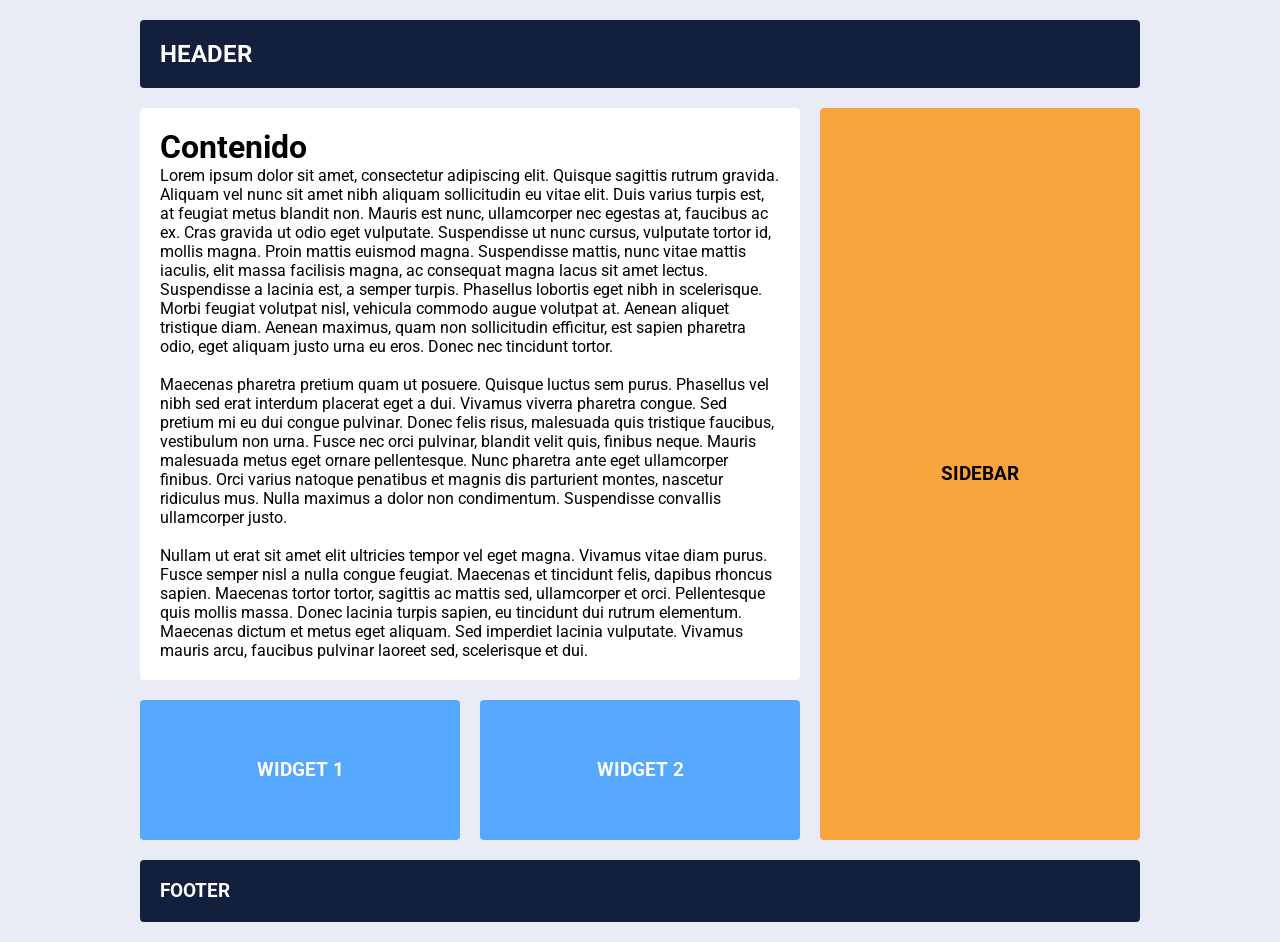
<file: index.html>
<!DOCTYPE html>
<html lang="en">
<head>
	<meta charset="UTF-8">
	<meta name="viewport" content="width=device-width, initial-scale=1.0">
	<meta http-equiv="X-UA-Compatible" content="ie=edge">
	<link href="https://fonts.googleapis.com/css?family=Roboto" rel="stylesheet"> 
	<link rel="stylesheet" href="css/styles.css">
	<title>Layout de Sitio Web con CSS GRID</title>
</head>
<body>
	<div class="contenedor">
		<header class="header">
			<h2>HEADER</h2>
		</header>
		<main class="contenido">
			<h1>Contenido</h1>
			<p>
				Lorem ipsum dolor sit amet, consectetur adipiscing elit. Quisque sagittis rutrum gravida. Aliquam vel nunc sit amet nibh aliquam sollicitudin eu vitae elit. Duis varius turpis est, at feugiat metus blandit non. Mauris est nunc, ullamcorper nec egestas at, faucibus ac ex. Cras gravida ut odio eget vulputate. Suspendisse ut nunc cursus, vulputate tortor id, mollis magna. Proin mattis euismod magna. Suspendisse mattis, nunc vitae mattis iaculis, elit massa facilisis magna, ac consequat magna lacus sit amet lectus. Suspendisse a lacinia est, a semper turpis. Phasellus lobortis eget nibh in scelerisque. Morbi feugiat volutpat nisl, vehicula commodo augue volutpat at. Aenean aliquet tristique diam. Aenean maximus, quam non sollicitudin efficitur, est sapien pharetra odio, eget aliquam justo urna eu eros. Donec nec tincidunt tortor.
				<br><br>

				Maecenas pharetra pretium quam ut posuere. Quisque luctus sem purus. Phasellus vel nibh sed erat interdum placerat eget a dui. Vivamus viverra pharetra congue. Sed pretium mi eu dui congue pulvinar. Donec felis risus, malesuada quis tristique faucibus, vestibulum non urna. Fusce nec orci pulvinar, blandit velit quis, finibus neque. Mauris malesuada metus eget ornare pellentesque. Nunc pharetra ante eget ullamcorper finibus. Orci varius natoque penatibus et magnis dis parturient montes, nascetur ridiculus mus. Nulla maximus a dolor non condimentum. Suspendisse convallis ullamcorper justo.
				<br><br>

				Nullam ut erat sit amet elit ultricies tempor vel eget magna. Vivamus vitae diam purus. Fusce semper nisl a nulla congue feugiat. Maecenas et tincidunt felis, dapibus rhoncus sapien. Maecenas tortor tortor, sagittis ac mattis sed, ullamcorper et orci. Pellentesque quis mollis massa. Donec lacinia turpis sapien, eu tincidunt dui rutrum elementum. Maecenas dictum et metus eget aliquam. Sed imperdiet lacinia vulputate. Vivamus mauris arcu, faucibus pulvinar laoreet sed, scelerisque et dui.
			</p>
		</main>
		<aside class="sidebar">
			<h3>SIDEBAR</h3>
		</aside>
		<div class="widget-1">
			<h3>WIDGET 1</h3>
		</div>
		<div class="widget-2">
			<h3>WIDGET 2</h3>
		</div>
		<footer class="footer">
			<h3>FOOTER</h3>
		</footer>
	</div>
</body>
</html>
</file>
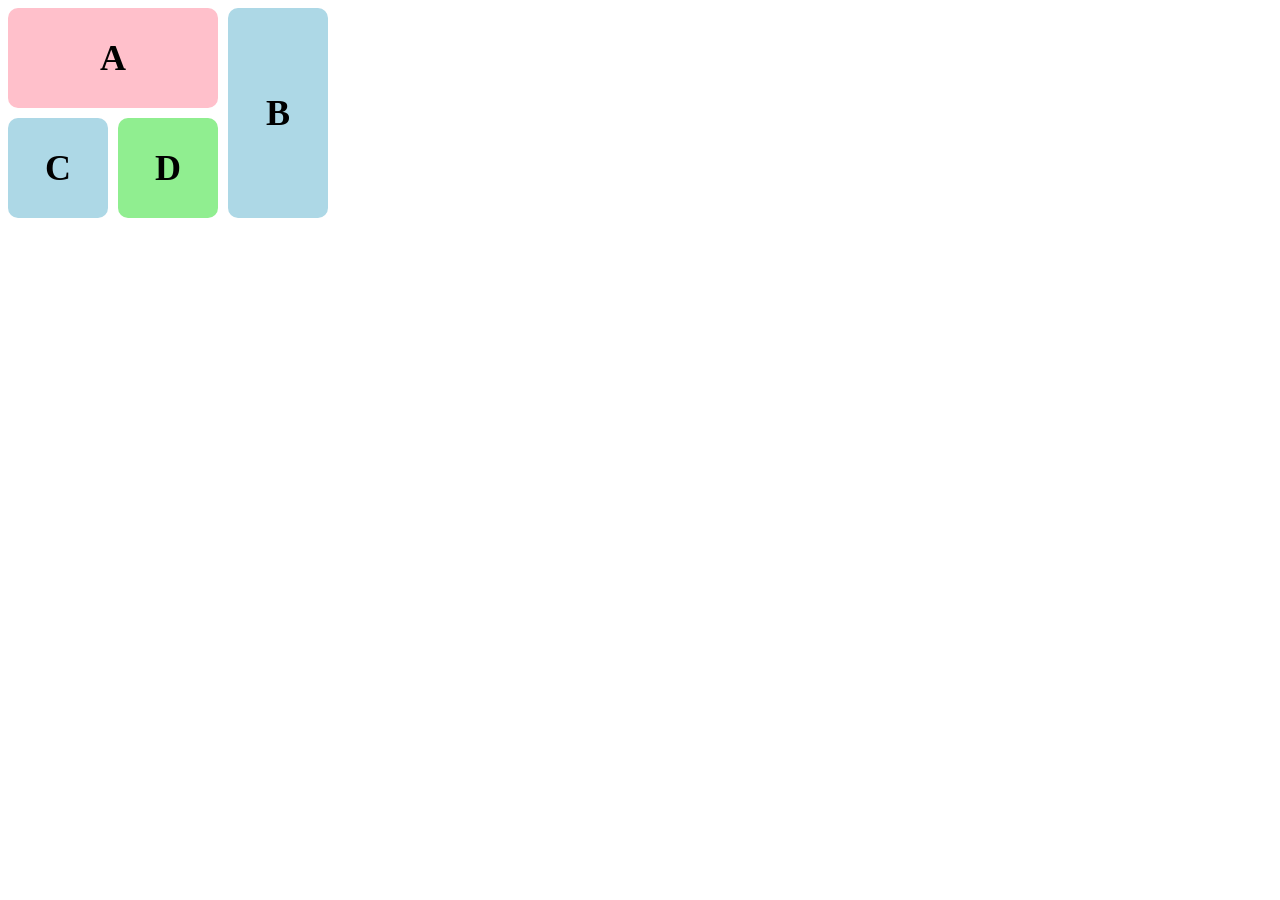
<file: practica-1/index.html>
<!DOCTYPE html>
<html lang="en">

<head>
  <meta charset="UTF-8">
  <meta name="viewport" content="width=device-width, initial-scale=1.0">
  <title>Document</title>
  <link rel="stylesheet" href="css/styles.css">
</head>

<body>
  <div class="grid-container">
    <div class="box a">A</div>
    <div class="box b">B</div>
    <div class="box c">C</div>
    <div class="box d">D</div>
  </div>

</body>

</html>
</file>
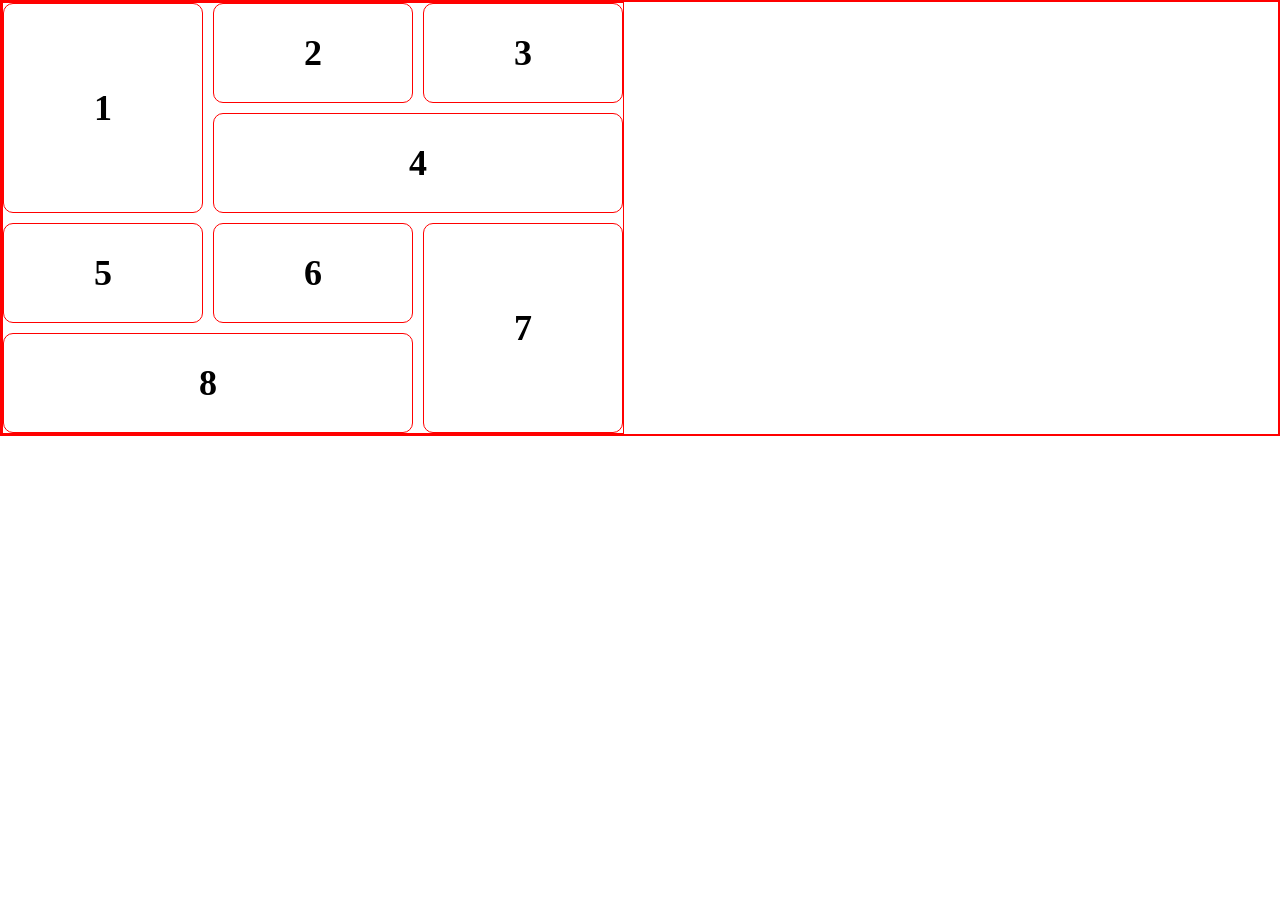
<file: practica-2/index.html>
<!DOCTYPE html>
<html lang="en">

<head>
  <meta charset="UTF-8">
  <meta name="viewport" content="width=device-width, initial-scale=1.0">
  <title>Document</title>
  <link rel="stylesheet" href="css/styles.css">
</head>

<body>
  <div class="grid-container">
    <div class="box a">1</div>
    <div class="box b">2</div>
    <div class="box c">3</div>
    <div class="box d">4</div>
    <div class="box e">5</div>
    <div class="box f">6</div>
    <div class="box g">7</div>
    <div class="box h">8</div>
  </div>

</body>

</html>
</file>
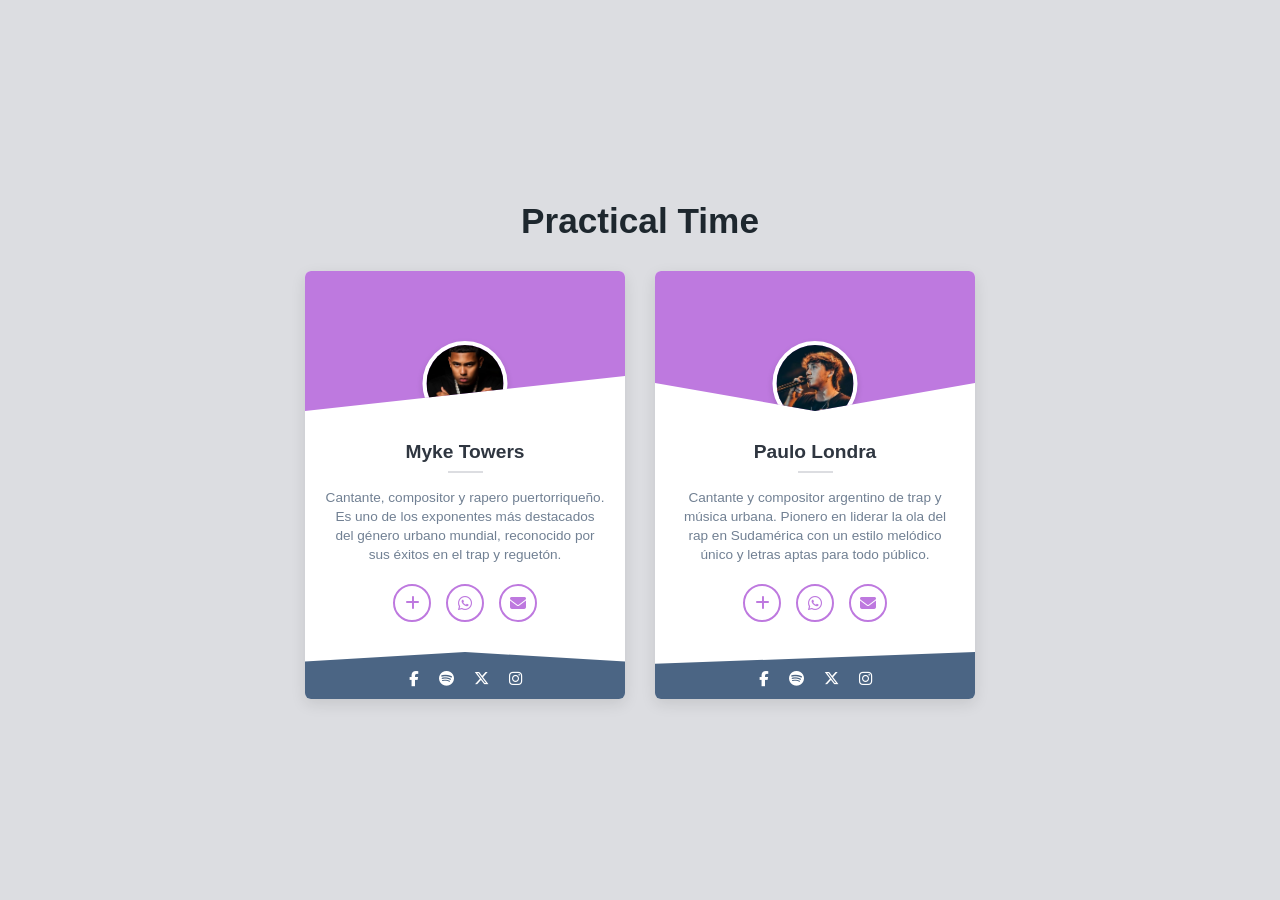
<file: tarjetas-artistas/index.html>
<!DOCTYPE html>
<html lang="es">
<head>
    <meta charset="UTF-8">
    <meta name="viewport" content="width=device-width, initial-scale=1.0">
    <title>Tarjetas de Cantantes - Myke Towers y Paulo Londra</title>
    <!-- FontAwesome para los iconos -->
    <link rel="stylesheet" href="https://cdnjs.cloudflare.com/ajax/libs/font-awesome/6.5.1/css/all.min.css">
    <!-- Archivo CSS local -->
    <link rel="stylesheet" href="css/styles.css">
</head>
<body>

    <main class="container">
        <h1>Practical Time</h1>
        
        <div class="cards-wrapper">
            <!-- Tarjeta 1: Myke Towers -->
            <div class="card">
                <div class="card__header card__header--myke">
                    <div class="card__avatar">
                        <!-- Imagen local de Myke Towers -->
                        <img src="img/myke.jpg" alt="Myke Towers">
                    </div>
                </div>
                <div class="card__body">
                    <h2 class="card__title">Myke Towers</h2>
                    <div class="card__divider"></div>
                    <p class="card__text">Cantante, compositor y rapero puertorriqueño. Es uno de los exponentes más destacados del género urbano mundial, reconocido por sus éxitos en el trap y reguetón.</p>
                    
                    <div class="card__actions">
                        <a href="https://instagram.com/myketowers" target="_blank" class="btn-icon"><i class="fa-solid fa-plus"></i></a>
                        <a href="https://wa.me/" target="_blank" class="btn-icon"><i class="fa-brands fa-whatsapp"></i></a>
                        <a href="mailto:contacto@myketowers.com" class="btn-icon"><i class="fa-solid fa-envelope"></i></a>
                    </div>
                </div>
                <div class="card__footer">
                    <a href="https://facebook.com/myketowerspr" target="_blank"><i class="fa-brands fa-facebook-f"></i></a>
                    <a href="https://spotify.com" target="_blank"><i class="fa-brands fa-spotify"></i></a>
                    <a href="https://twitter.com/myketowerspr" target="_blank"><i class="fa-brands fa-x-twitter"></i></a>
                    <a href="https://instagram.com/myketowers" target="_blank"><i class="fa-brands fa-instagram"></i></a>
                </div>
            </div>

            <!-- Tarjeta 2: Paulo Londra -->
            <div class="card">
                <div class="card__header card__header--londra">
                    <div class="card__avatar">
                        <!-- Imagen local de Paulo Londra -->
                        <img src="img/londra.jpg" alt="Paulo Londra">
                    </div>
                </div>
                <div class="card__body">
                    <h2 class="card__title">Paulo Londra</h2>
                    <div class="card__divider"></div>
                    <p class="card__text">Cantante y compositor argentino de trap y música urbana. Pionero en liderar la ola del rap en Sudamérica con un estilo melódico único y letras aptas para todo público.</p>
                    
                    <div class="card__actions">
                        <a href="https://instagram.com/paulolondra" target="_blank" class="btn-icon"><i class="fa-solid fa-plus"></i></a>
                        <a href="https://wa.me/" target="_blank" class="btn-icon"><i class="fa-brands fa-whatsapp"></i></a>
                        <a href="mailto:contacto@paulolondra.com" class="btn-icon"><i class="fa-solid fa-envelope"></i></a>
                    </div>
                </div>
                <div class="card__footer card__footer--londra">
                    <a href="https://facebook.com/paulolondra" target="_blank"><i class="fa-brands fa-facebook-f"></i></a>
                    <a href="https://spotify.com" target="_blank"><i class="fa-brands fa-spotify"></i></a>
                    <a href="https://twitter.com/paulolondra" target="_blank"><i class="fa-brands fa-x-twitter"></i></a>
                    <a href="https://instagram.com/paulolondra" target="_blank"><i class="fa-brands fa-instagram"></i></a>
                </div>
            </div>
        </div>
    </main>

</body>
</html>
</file>
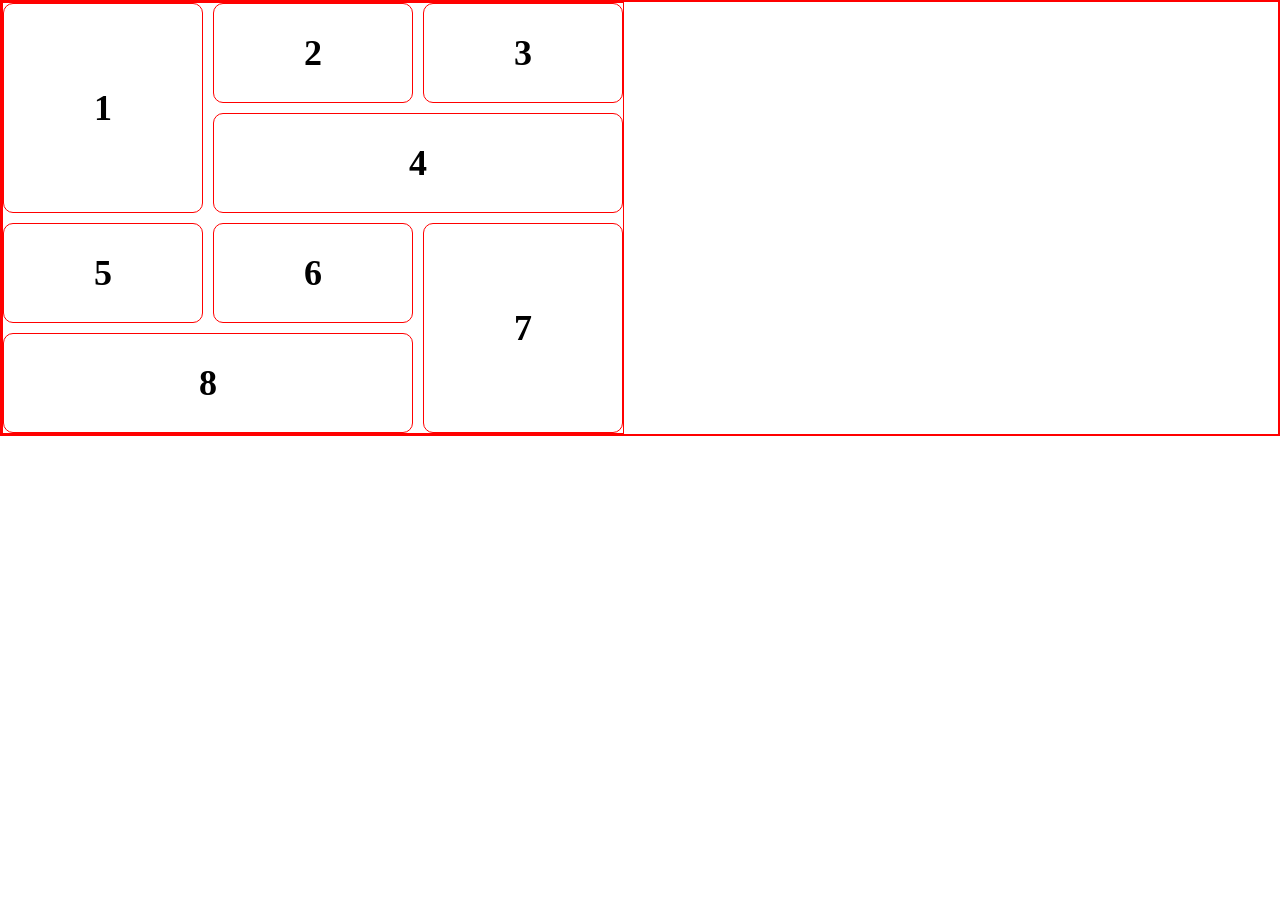
<file: practica/ejercicio-practico.html>
<!DOCTYPE html>
<html lang="en">

<head>
  <meta charset="UTF-8">
  <meta name="viewport" content="width=device-width, initial-scale=1.0">
  <title>Document</title>
  <link rel="stylesheet" href="css/styles2.css">
</head>

<body>
  <div class="grid-container">
    <div class="box a">1</div>
    <div class="box b">2</div>
    <div class="box c">3</div>
    <div class="box d">4</div>
    <div class="box e">5</div>
    <div class="box f">6</div>
    <div class="box g">7</div>
    <div class="box h">8</div>
  </div>

</body>

</html>
</file>
<file: css/styles.css>
/* * {
	border: 1px solid red;
	padding: 0;
	margin: 0;
} */

* {
	margin: 0;
	padding: 0;
}

body {
	background: #E9ECF4;
	color: #000;
	font-family: 'Roboto', sans-serif;
}

.contenedor {
	width: 90%;
	max-width: 1000px;
	margin: 20px auto;
	display: grid;
	grid-gap: 20px;
	grid-template-columns: repeat(3, 1fr);
	grid-template-rows: repeat(4, auto);

	grid-template-areas: "header header header"
						 "contenido contenido sidebar"
						 "widget-1 widget-2 sidebar"
						 "footer footer footer";
}

.contenedor > div,
.contenedor .header,
.contenedor .contenido,
.contenedor .sidebar,
.contenedor .footer {
	background: #fff;
	padding: 20px;
	border-radius: 4px;
}

.contenedor .header {
	background: #12203E;
	color: #fff;
	grid-area: header;
}

.contenedor .contenido {
	grid-area: contenido;
}

.contenedor .sidebar {
	background: #fAA43D;
	text-align: center;
	display: flex;
	align-items: center;
	justify-content: center;
	min-height: 100px;
	grid-area: sidebar;
}

.contenedor .widget-1,
.contenedor .widget-2 {
	background: #55a8fd;
	color: #fff;
	height: 100px;
	text-align: center;
	display: flex;
	align-items: center;
	justify-content: center;
}

.contenedor .widget-1 {
	grid-area: widget-1;
}

.contenedor .widget-2 {
	grid-area: widget-2;
}

.contenedor .footer {
	background: #12203E;
	color: #fff;
	grid-area: footer;
}

/* Soporte a dispositivos tipo tablets */
@media screen and (max-width: 768px){
	.contenedor {
		grid-template-areas: "header header header"
						 "contenido contenido contenido"
						 "sidebar sidebar sidebar"
						 "widget-1 widget-1 widget-2"
						 "footer footer footer";
	}
}

/* Soporte a dispositivos tipo celulares */
@media screen and (max-width: 400px){
	.contenedor {
		grid-template-areas: "header header header"
						 "contenido contenido contenido"
						 "sidebar sidebar sidebar"
						 "widget-1 widget-1 widget-1"
						 "widget-2 widget-2 widget-2"
						 "footer footer footer";
	}
}
</file>
<file: practica-1/css/styles.css>
.grid-container {
  display: grid;
  grid-template-columns: repeat(3, 100px);
  grid-template-rows: repeat(2, 100px);
  gap: 10px;
  width: 600px;
  height: auto;
}

/* Styling for individual grid items */
.box {
  display: flex;
  justify-content: center;
  align-items: center;
  font-size: 36px;
  color: black;
  font-weight: bold;
  border-radius: 10px;
}

.a {
  background-color: pink;
  grid-column: 1 / 3;
  /* grid-row: 1; */
}

.b {
  background-color: lightblue;
  /* grid-column: 3; */
  grid-row: 1 / 3;
}

.c {
  background-color: lightblue;
  grid-row: 2;
  grid-column: 1;
}

.d {
  background-color: lightgreen;
  grid-row: 2;
  grid-column: 2;
}
</file>
<file: practica-2/css/styles.css>
* {
    margin: 0;
    padding: 0;
    border: 1px solid red;
}

.grid-container {
    display: grid;
    grid-template-columns: repeat(3, 200px);
    grid-template-rows: repeat(4, 100px);
    gap: 10px;
    width: 620px;
    height: auto;
}

/* Styling for individual grid items */
.box {
    display: flex;
    justify-content: center;
    align-items: center;
    font-size: 36px;
    color: black;
    font-weight: bold;
    border-radius: 10px;
}

.a {
    grid-row: 1/3;
}

.d {
    grid-column: 2/4;
}

.g {
    grid-row: 3/5;
    grid-column: 3;
}

.h {
    grid-row: 4;
    grid-column: 1/3;
}
</file>
<file: tarjetas-artistas/css/styles.css>
/* Reset general */
* {
    box-sizing: border-box;
    margin: 0;
    padding: 0;
}

body {
    font-family: Arial, Helvetica, sans-serif;
    background-color: #dcdde1;
    display: flex;
    justify-content: center;
    align-items: center;
    min-height: 100vh;
    padding: 20px;
}

.container {
    text-align: center;
    max-width: 900px;
    width: 100%;
}

.container h1 {
    color: #1e272e;
    margin-bottom: 30px;
    font-size: 2.2rem;
}

.cards-wrapper {
    display: flex;
    gap: 30px;
    justify-content: center;
    flex-wrap: wrap;
}

/* Bloque Card */
.card {
    background: #ffffff;
    width: 320px;
    border-radius: 6px;
    box-shadow: 0 5px 15px rgba(0, 0, 0, 0.1);
    overflow: hidden;
    position: relative;
}

/* Cabeceras con Clip-Path */
.card__header {
    height: 140px;
    background-color: #be79df;
    position: relative;
}

.card__header--myke {
    clip-path: polygon(0 0, 100% 0, 100% 75%, 0 100%);
}

.card__header--londra {
    clip-path: polygon(0 0, 100% 0, 100% 80%, 50% 100%, 0 80%);
}

.card__avatar {
    width: 85px;
    height: 85px;
    border-radius: 50%;
    overflow: hidden;
    border: 4px solid #ffffff;
    position: absolute;
    bottom: -15px;
    left: 50%;
    transform: translateX(-50%);
    box-shadow: 0 3px 6px rgba(0, 0, 0, 0.15);
}

.card__avatar img {
    width: 100%;
    height: 100%;
    object-fit: cover;
}

.card__body {
    padding: 30px 20px 15px 20px;
    text-align: center;
}

.card__title {
    font-size: 1.2rem;
    color: #2f3640;
    margin-bottom: 8px;
}

.card__divider {
    width: 35px;
    height: 2px;
    background-color: #dcdde1;
    margin: 0 auto 15px auto;
}

.card__text {
    font-size: 0.85rem;
    color: #718093;
    line-height: 1.4;
    margin-bottom: 20px;
}

.card__actions {
    display: flex;
    justify-content: center;
    gap: 15px;
    margin-bottom: 15px;
}

.btn-icon {
    width: 38px;
    height: 38px;
    border: 2px solid #be79df;
    border-radius: 50%;
    display: flex;
    align-items: center;
    justify-content: center;
    color: #be79df;
    text-decoration: none;
    transition: all 0.3s ease;
}

.btn-icon:hover {
    background-color: #be79df;
    color: #ffffff;
}

.card__footer {
    background-color: #4b6584;
    padding: 18px 15px 12px 15px;
    display: flex;
    justify-content: center;
    gap: 20px;
    clip-path: polygon(0 20%, 50% 0, 100% 20%, 100% 100%, 0 100%);
}

.card__footer--londra {
    clip-path: polygon(0 25%, 100% 0, 100% 100%, 0 100%);
}

.card__footer a {
    color: #ffffff;
    font-size: 0.95rem;
    transition: color 0.3s ease;
}

.card__footer a:hover {
    color: #dcdde1;
}
</file>
<file: practica/css/styles2.css>
* {
    margin: 0;
    padding: 0;
    border: 1px solid red;
}

.grid-container {
    display: grid;
    grid-template-columns: repeat(3, 200px);
    grid-template-rows: repeat(4, 100px);
    gap: 10px;
    width: 620px;
    height: auto;
}

/* Styling for individual grid items */
.box {
    display: flex;
    justify-content: center;
    align-items: center;
    font-size: 36px;
    color: black;
    font-weight: bold;
    border-radius: 10px;
}

.a {
    grid-row: 1/3;
}

.d {
    grid-column: 2/4;
}

.g {
    grid-row: 3/5;
    grid-column: 3;
}

.h {
    grid-row: 4;
    grid-column: 1/3;
}
</file>
